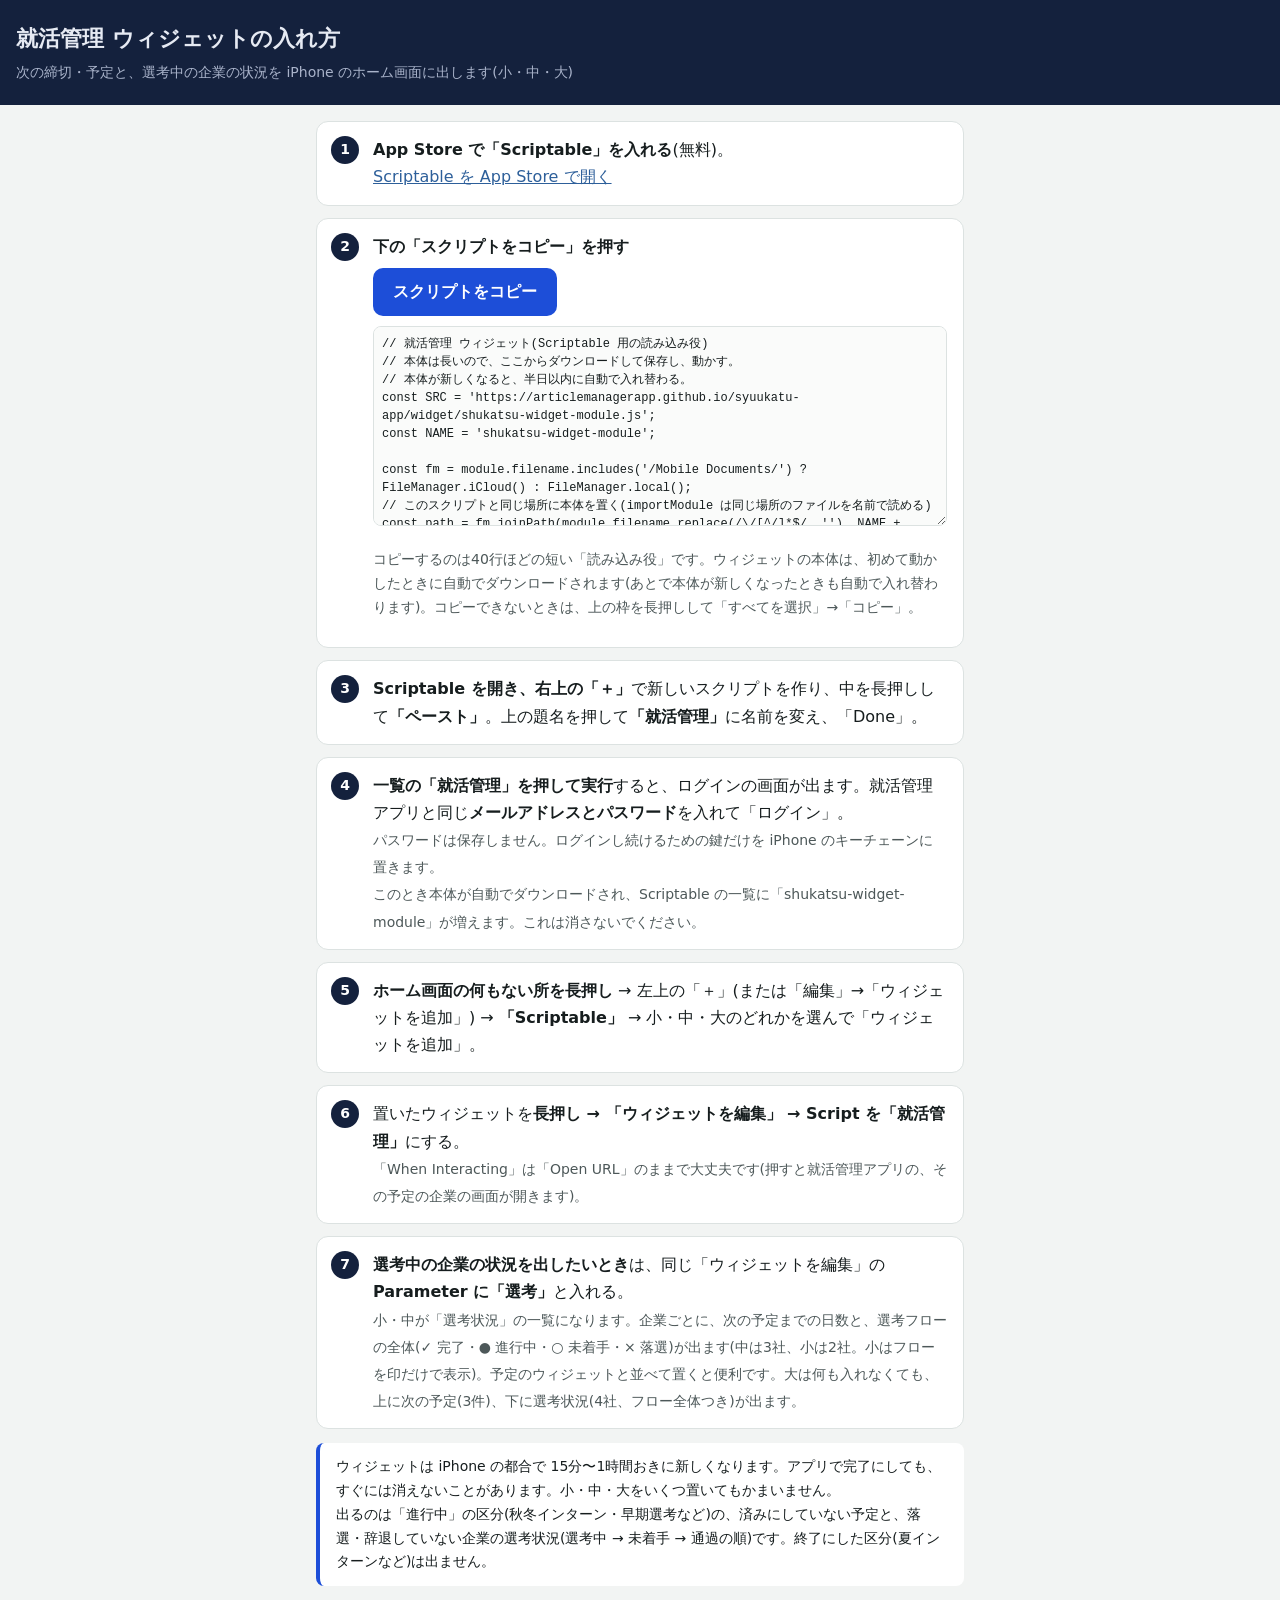
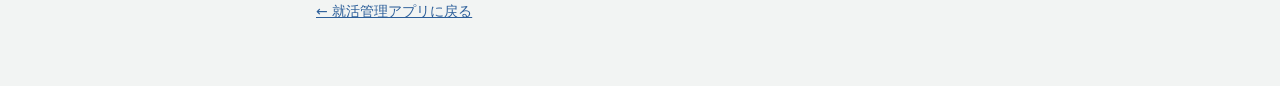
<file: widget/index.html>
<!DOCTYPE html>
<html lang="ja">
<head>
  <meta charset="UTF-8">
  <meta name="viewport" content="width=device-width, initial-scale=1.0, viewport-fit=cover">
  <meta name="theme-color" content="#14213d">
  <title>就活管理 ウィジェットの入れ方</title>
  <style>
    :root { --bg: #f2f4f3; --sheet: #ffffff; --text: #161d1e; --muted: #4d5859; --line: #dce2e1; --desk: #14213d; --sun: #ffffff; --green: #2c6a39; }
    * { box-sizing: border-box; }
    body { margin: 0; background: var(--bg); color: var(--text); font: 16px/1.7 system-ui, -apple-system, "Hiragino Sans", "Yu Gothic UI", sans-serif; }
    header { background: var(--desk); color: #e6eaf3; padding: calc(20px + env(safe-area-inset-top)) 16px 20px; }
    header h1 { margin: 0; font-size: 22px; }
    header p { margin: 4px 0 0; color: #a9b3ca; font-size: 14px; }
    main { max-width: 680px; margin: 0 auto; padding: 16px 16px 48px; }
    ol.steps { padding: 0; margin: 0; list-style: none; counter-reset: s; }
    ol.steps > li { counter-increment: s; background: var(--sheet); border: 1px solid var(--line); border-radius: 12px; padding: 14px 16px 14px 56px; margin-bottom: 12px; position: relative; }
    ol.steps > li::before { content: counter(s); position: absolute; left: 14px; top: 14px; width: 28px; height: 28px; border-radius: 50%; background: var(--desk); color: #fff; display: grid; place-items: center; font-weight: 700; font-size: 14px; }
    ol.steps b { font-weight: 700; }
    .muted { color: var(--muted); font-size: 14px; }
    button { min-height: 48px; padding: 0 20px; border-radius: 10px; border: 0; background: #1d4ed8; color: #fff; font: inherit; font-weight: 700; cursor: pointer; }
    button:focus-visible, a:focus-visible { outline: 3px solid #2d5f9a; outline-offset: 2px; }
    #msg { margin-left: 8px; font-weight: 700; color: var(--green); }
    textarea { width: 100%; height: 200px; margin-top: 10px; font: 12px/1.5 ui-monospace, Menlo, monospace; border: 1px solid var(--line); border-radius: 8px; padding: 8px; background: #fafbfa; color: var(--text); }
    a { color: #2d5f9a; }
    .note { background: var(--sheet); border-left: 4px solid #1d4ed8; border-radius: 8px; padding: 12px 16px; font-size: 14px; }
  </style>
</head>
<body>
<header>
  <h1>就活管理 ウィジェットの入れ方</h1>
  <p>次の締切・予定と、選考中の企業の状況を iPhone のホーム画面に出します(小・中・大)</p>
</header>
<main>
  <ol class="steps">
    <li><b>App Store で「Scriptable」を入れる</b>(無料)。<br><a href="https://apps.apple.com/app/scriptable/id1405459188">Scriptable を App Store で開く</a></li>
    <li><b>下の「スクリプトをコピー」を押す</b>
      <div style="margin-top:8px"><button type="button" id="copy">スクリプトをコピー</button><span id="msg" role="status"></span></div>
      <textarea id="code" readonly aria-label="ウィジェットのスクリプト">読み込み中…</textarea>
      <p class="muted">コピーするのは40行ほどの短い「読み込み役」です。ウィジェットの本体は、初めて動かしたときに自動でダウンロードされます(あとで本体が新しくなったときも自動で入れ替わります)。コピーできないときは、上の枠を長押しして「すべてを選択」→「コピー」。</p>
    </li>
    <li><b>Scriptable を開き、右上の「＋」</b>で新しいスクリプトを作り、中を長押しして<b>「ペースト」</b>。上の題名を押して<b>「就活管理」</b>に名前を変え、「Done」。</li>
    <li><b>一覧の「就活管理」を押して実行</b>すると、ログインの画面が出ます。就活管理アプリと同じ<b>メールアドレスとパスワード</b>を入れて「ログイン」。<br><span class="muted">パスワードは保存しません。ログインし続けるための鍵だけを iPhone のキーチェーンに置きます。<br>このとき本体が自動でダウンロードされ、Scriptable の一覧に「shukatsu-widget-module」が増えます。これは消さないでください。</span></li>
    <li><b>ホーム画面の何もない所を長押し</b> → 左上の「＋」(または「編集」→「ウィジェットを追加」) → <b>「Scriptable」</b> → 小・中・大のどれかを選んで「ウィジェットを追加」。</li>
    <li>置いたウィジェットを<b>長押し → 「ウィジェットを編集」 → Script を「就活管理」</b>にする。<br><span class="muted">「When Interacting」は「Open URL」のままで大丈夫です(押すと就活管理アプリの、その予定の企業の画面が開きます)。</span></li>
    <li><b>選考中の企業の状況を出したいとき</b>は、同じ「ウィジェットを編集」の <b>Parameter に「選考」</b>と入れる。<br><span class="muted">小・中が「選考状況」の一覧になります。企業ごとに、次の予定までの日数と、選考フローの全体(✓ 完了・● 進行中・○ 未着手・× 落選)が出ます(中は3社、小は2社。小はフローを印だけで表示)。予定のウィジェットと並べて置くと便利です。大は何も入れなくても、上に次の予定(3件)、下に選考状況(4社、フロー全体つき)が出ます。</span></li>
  </ol>
  <p class="note">ウィジェットは iPhone の都合で 15分〜1時間おきに新しくなります。アプリで完了にしても、すぐには消えないことがあります。小・中・大をいくつ置いてもかまいません。<br>出るのは「進行中」の区分(秋冬インターン・早期選考など)の、済みにしていない予定と、落選・辞退していない企業の選考状況(選考中 → 未着手 → 通過の順)です。終了にした区分(夏インターンなど)は出ません。</p>
  <p class="muted"><a href="../syuukatu-v3.html">← 就活管理アプリに戻る</a></p>
</main>
<!-- 貼り付けるスクリプト(widget/shukatsu-widget.js と同じ内容。ページだけで表示できるように埋め込む。tests/widget.mjs が一致を確認) -->
<script type="text/plain" id="loader-src">
// 就活管理 ウィジェット(Scriptable 用の読み込み役)
// 本体は長いので、ここからダウンロードして保存し、動かす。
// 本体が新しくなると、半日以内に自動で入れ替わる。
const SRC = 'https://articlemanagerapp.github.io/syuukatu-app/widget/shukatsu-widget-module.js';
const NAME = 'shukatsu-widget-module';

const fm = module.filename.includes('/Mobile Documents/') ? FileManager.iCloud() : FileManager.local();
// このスクリプトと同じ場所に本体を置く(importModule は同じ場所のファイルを名前で読める)
const path = fm.joinPath(module.filename.replace(/\/[^/]*$/, ''), NAME + '.js');
const old = fm.fileExists(path) ? fm.modificationDate(path) : null;

// 本体がない、または半日たったら取り直す(通信できなければ保存してあるものを使う)
if (!old || Date.now() - old.getTime() > 12 * 3600 * 1000) {
  try {
    const code = await new Request(SRC).loadString();
    if (code.includes('module.exports')) fm.writeString(path, code);
  } catch (e) {
    // 通信できないときは、前に保存した本体を使う
  }
}

if (fm.fileExists(path)) {
  if (fm.isFileStoredIniCloud && fm.isFileStoredIniCloud(path) && !fm.isFileDownloaded(path)) await fm.downloadFileFromiCloud(path);
  await importModule(NAME).run();
} else {
  const w = new ListWidget();
  w.backgroundColor = new Color('#14213d');
  const t = w.addText('就活管理: 通信できる所で、Scriptable からこのスクリプトを一度開いてください');
  t.textColor = new Color('#eef2fa');
  t.font = Font.systemFont(13);
  if (config.runsInWidget) Script.setWidget(w); else await w.presentSmall();
  Script.complete();
}
</script>
<script>
  const code = document.getElementById('code'), msg = document.getElementById('msg');
  code.value = document.getElementById('loader-src').textContent.trim() + '\n';
  document.getElementById('copy').addEventListener('click', async () => {
    try { await navigator.clipboard.writeText(code.value); msg.textContent = 'コピーしました'; }
    catch { code.focus(); code.select(); msg.textContent = '枠の中を長押ししてコピーしてください'; }
  });
</script>
</body>
</html>
</file>
